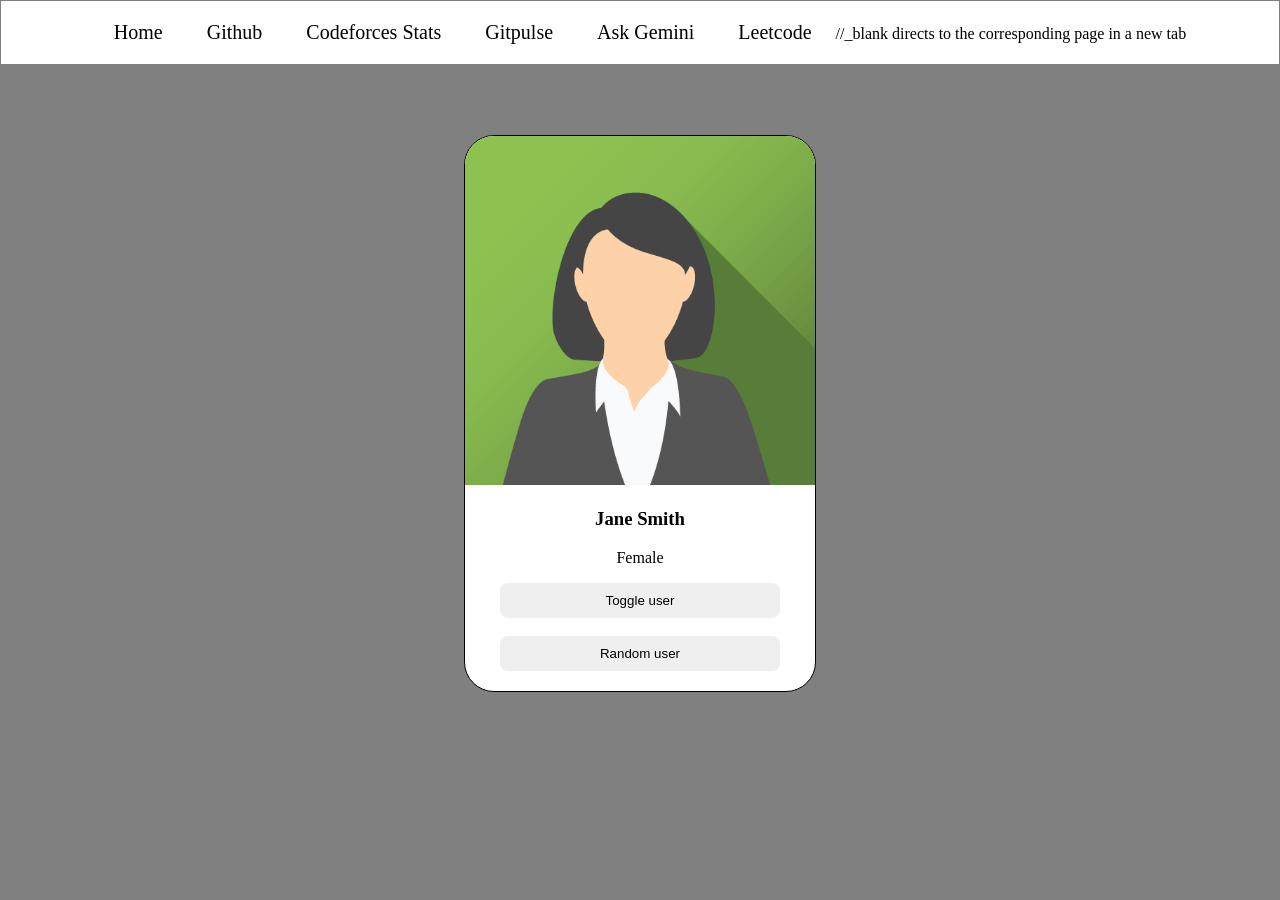
<file: src/main/resources/static/index.html>
<!DOCTYPE html>
<html lang="en">
<head>
    <meta charset="UTF-8">
    <meta name="viewport" content="width=device-width, initial-scale=1.0">
    <title>Auto Suggest</title>
    <link rel="stylesheet" href="index.css">
</head>
<body>
    <!-- <h1>Hello World!</h1> -->
     <div class="navbar">
        <a href="">Home</a>
        <a href="https://github.com/">Github</a>
        <a href="codeforces-stats.html" target="_blank">Codeforces Stats</a>
        <a href="gitpulse.html"target="_blank">Gitpulse</a>
        <a href="ask-gemini.html"target="_blank">Ask Gemini</a>
        <a href="leetcode-stats.html"target="_blank">Leetcode</a>
        //_blank directs to the corresponding page in a new tab
     </div>
     <div class="card">
    <img id="user-image" src="jane.png"alt="image not found">
    <h3 id="user-name">Jane Smith</h3>
    <p id="user-gender">Female</p>
    <button onclick="toggleUser()">Toggle user</button>
    <br>
    <br>
    <button onclick="randomUser()">Random user</button>
    </div>
    <script src="index.js"></script>
</body>
</html>
</file>
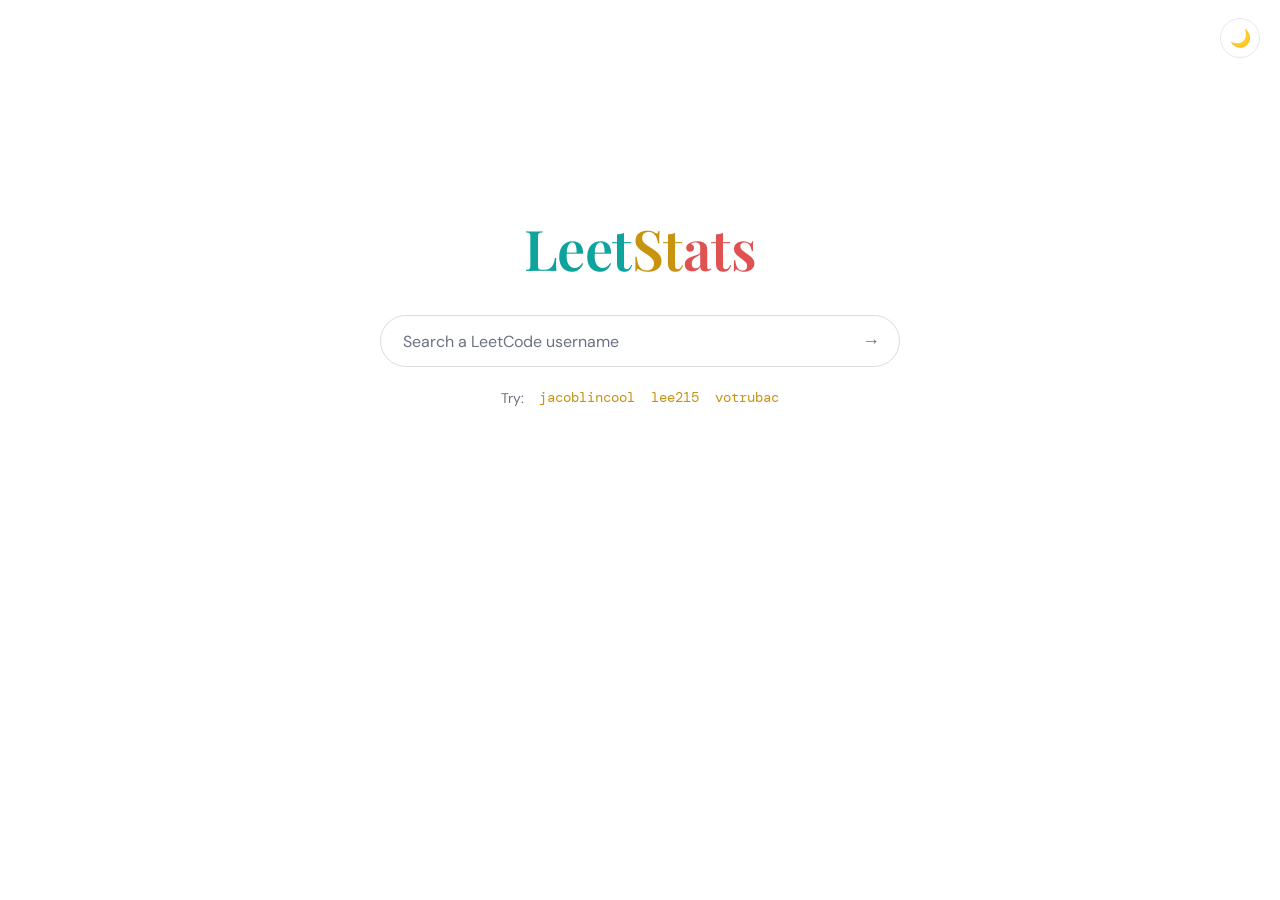
<file: src/main/resources/static/leetcode-stats.html>
<!DOCTYPE html>
<html lang="en" data-theme="light">
<head>
<meta charset="UTF-8">
<meta name="viewport" content="width=device-width, initial-scale=1.0">
<title>LeetStats</title>
<link rel="preconnect" href="https://fonts.googleapis.com">
<link rel="preconnect" href="https://fonts.gstatic.com" crossorigin>
<link href="https://fonts.googleapis.com/css2?family=Playfair+Display:wght@600&family=DM+Sans:wght@400;500;700&family=DM+Mono:wght@400;500&display=swap" rel="stylesheet">
<style>
  :root, [data-theme="light"] {
    --bg: #ffffff;
    --text: #1f2328;
    --muted: #6b7280;
    --line: #e5e7eb;
    --surface: #ffffff;
    --input-border: #dadce0;
    --input-shadow: rgba(32, 33, 36, 0.12);
    --track: #f0f1f3;
    --easy: #0fa39e;
    --medium: #c8930f;
    --hard: #e05252;
    --accent: #c8930f;
    --card-shadow: 0 1px 3px rgba(32, 33, 36, 0.08), 0 8px 28px rgba(32, 33, 36, 0.06);
  }
  [data-theme="dark"] {
    --bg: #0a0b0d;
    --text: #e9e7e2;
    --muted: #8b8f98;
    --line: rgba(255, 255, 255, 0.09);
    --surface: #121418;
    --input-border: rgba(255, 255, 255, 0.14);
    --input-shadow: rgba(0, 0, 0, 0.5);
    --track: rgba(255, 255, 255, 0.08);
    --easy: #3ddad7;
    --medium: #e3b341;
    --hard: #ff6b6b;
    --accent: #e3b341;
    --card-shadow: 0 20px 50px rgba(0, 0, 0, 0.45);
  }

  * { margin: 0; padding: 0; box-sizing: border-box; }

  html, body { height: 100%; }

  body {
    background: var(--bg);
    color: var(--text);
    font-family: "DM Sans", system-ui, sans-serif;
    display: flex;
    flex-direction: column;
    align-items: center;
    transition: background 0.25s, color 0.25s;
  }

  /* theme toggle, top right */
  .theme-toggle {
    position: fixed;
    top: 18px;
    right: 20px;
    width: 40px;
    height: 40px;
    border-radius: 50%;
    border: 1px solid var(--line);
    background: var(--surface);
    color: var(--text);
    font-size: 17px;
    cursor: pointer;
    display: flex;
    align-items: center;
    justify-content: center;
    transition: background 0.25s, border-color 0.25s, transform 0.15s;
    z-index: 10;
  }
  .theme-toggle:hover { transform: scale(1.06); }
  .theme-toggle:focus-visible { outline: 2px solid var(--accent); outline-offset: 2px; }

  main {
    width: 100%;
    max-width: 640px;
    padding: 0 24px 64px;
    display: flex;
    flex-direction: column;
    align-items: center;
    /* Google-style: sits a bit above vertical center when idle */
    margin-top: clamp(96px, 24vh, 210px);
    transition: margin-top 0.45s cubic-bezier(0.3, 0.8, 0.3, 1);
  }
  body.has-result main { margin-top: 72px; }

  .wordmark {
    font-family: "Playfair Display", serif;
    font-weight: 600;
    font-size: clamp(40px, 8vw, 56px);
    letter-spacing: -0.01em;
    margin-bottom: 30px;
    user-select: none;
  }
  .wordmark .l { color: var(--easy); }
  .wordmark .e { color: var(--medium); }
  .wordmark .t { color: var(--hard); }

  /* search */
  .search {
    width: 100%;
    max-width: 520px;
    display: flex;
    align-items: center;
    gap: 12px;
    background: var(--surface);
    border: 1px solid var(--input-border);
    border-radius: 999px;
    padding: 0 8px 0 22px;
    height: 52px;
    transition: box-shadow 0.2s, border-color 0.2s, background 0.25s;
  }
  .search:focus-within {
    box-shadow: 0 2px 10px var(--input-shadow);
    border-color: transparent;
  }
  [data-theme="dark"] .search:focus-within { border-color: var(--accent); box-shadow: none; }

  .search input {
    flex: 1;
    min-width: 0;
    border: none;
    outline: none;
    background: transparent;
    color: var(--text);
    font-family: "DM Mono", monospace;
    font-size: 16px;
  }
  .search input::placeholder { color: var(--muted); font-family: "DM Sans", sans-serif; }

  .search button {
    border: none;
    background: transparent;
    color: var(--muted);
    font-size: 18px;
    width: 40px;
    height: 40px;
    border-radius: 50%;
    cursor: pointer;
    display: flex;
    align-items: center;
    justify-content: center;
    transition: color 0.15s, background 0.15s;
  }
  .search button:hover { color: var(--accent); background: var(--track); }
  .search button:focus-visible { outline: 2px solid var(--accent); outline-offset: 1px; }
  .search button:disabled { opacity: 0.45; cursor: wait; }

  .try {
    margin-top: 20px;
    font-size: 14px;
    color: var(--muted);
    display: flex;
    gap: 14px;
    align-items: center;
    flex-wrap: wrap;
    justify-content: center;
  }
  .try button {
    background: none;
    border: none;
    padding: 2px 1px;
    color: var(--accent);
    font-family: "DM Mono", monospace;
    font-size: 13.5px;
    cursor: pointer;
    border-bottom: 1px dashed transparent;
    transition: border-color 0.15s;
  }
  .try button:hover { border-bottom-color: var(--accent); }
  .try button:focus-visible { outline: 2px solid var(--accent); outline-offset: 2px; }

  /* states */
  .loader {
    margin-top: 52px;
    width: 34px; height: 34px;
    border: 3px solid var(--track);
    border-top-color: var(--accent);
    border-radius: 50%;
    animation: spin 0.8s linear infinite;
  }
  @keyframes spin { to { transform: rotate(360deg); } }

  .error {
    margin-top: 44px;
    text-align: center;
    color: var(--muted);
    font-size: 14.5px;
    line-height: 1.6;
    max-width: 420px;
  }
  .error b { color: var(--hard); font-weight: 700; display: block; margin-bottom: 4px; }

  /* card */
  .card {
    width: 100%;
    margin-top: 44px;
    background: var(--surface);
    border: 1px solid var(--line);
    border-radius: 18px;
    padding: 30px 34px;
    box-shadow: var(--card-shadow);
    animation: rise 0.45s cubic-bezier(0.2, 0.7, 0.3, 1) both;
    transition: background 0.25s, border-color 0.25s;
  }
  @keyframes rise {
    from { opacity: 0; transform: translateY(14px); }
    to   { opacity: 1; transform: translateY(0); }
  }

  .card-head {
    display: flex;
    justify-content: space-between;
    align-items: baseline;
    gap: 10px;
    flex-wrap: wrap;
    margin-bottom: 26px;
  }
  .card-head a {
    font-family: "Playfair Display", serif;
    font-size: 23px;
    font-weight: 600;
    color: var(--text);
    text-decoration: none;
  }
  .card-head a:hover { color: var(--accent); }
  .card-head .rank {
    font-family: "DM Mono", monospace;
    font-size: 13px;
    color: var(--muted);
  }
  .card-head .rank b { color: var(--accent); font-weight: 500; }

  .card-body {
    display: grid;
    grid-template-columns: 168px 1fr;
    gap: 34px;
    align-items: center;
  }

  .ring-wrap { position: relative; width: 168px; height: 168px; margin: 0 auto; }
  .ring-wrap svg { transform: rotate(-90deg); display: block; }
  .ring-track { fill: none; stroke: var(--track); stroke-width: 9; }
  .ring-fill {
    fill: none;
    stroke: var(--accent);
    stroke-width: 9;
    stroke-linecap: round;
    transition: stroke-dashoffset 1.1s cubic-bezier(0.3, 0.8, 0.3, 1), stroke 0.25s;
  }
  .ring-center {
    position: absolute; inset: 0;
    display: flex; flex-direction: column;
    align-items: center; justify-content: center;
  }
  .ring-center .big {
    font-family: "DM Mono", monospace;
    font-size: 36px;
    line-height: 1;
  }
  .ring-center .small {
    color: var(--muted);
    font-size: 11.5px;
    margin-top: 6px;
    letter-spacing: 0.06em;
    text-transform: uppercase;
  }

  .bars { display: flex; flex-direction: column; gap: 18px; }
  .bar-top {
    display: flex;
    justify-content: space-between;
    align-items: baseline;
    margin-bottom: 7px;
  }
  .bar-top .label {
    font-size: 12.5px;
    font-weight: 700;
    letter-spacing: 0.09em;
    text-transform: uppercase;
  }
  .bar-top .nums {
    font-family: "DM Mono", monospace;
    font-size: 13px;
    color: var(--muted);
  }
  .bar-top .nums b { color: var(--text); font-weight: 500; }
  .bar-track { height: 7px; border-radius: 99px; background: var(--track); overflow: hidden; }
  .bar-fill { height: 100%; width: 0; border-radius: 99px; transition: width 1.1s cubic-bezier(0.3, 0.8, 0.3, 1); }
  .easy   .label { color: var(--easy); }   .easy   .bar-fill { background: var(--easy); }
  .medium .label { color: var(--medium); } .medium .bar-fill { background: var(--medium); }
  .hard   .label { color: var(--hard); }   .hard   .bar-fill { background: var(--hard); }

  .hidden { display: none !important; }

  @media (max-width: 540px) {
    .card { padding: 24px 20px; }
    .card-body { grid-template-columns: 1fr; gap: 26px; }
  }

  @media (prefers-reduced-motion: reduce) {
    * { animation: none !important; transition: none !important; }
  }
</style>
</head>
<body>
  <button class="theme-toggle" id="theme-toggle" aria-label="Switch theme" title="Switch theme">🌙</button>

  <main>
    <h1 class="wordmark"><span class="l">Leet</span><span class="e">St</span><span class="t">ats</span></h1>

    <div class="search">
      <input id="username" type="text" placeholder="Search a LeetCode username" autocomplete="off" spellcheck="false" aria-label="LeetCode username">
      <button id="go" aria-label="Fetch stats" title="Fetch stats">→</button>
    </div>

    <div class="try">
      <span>Try:</span>
      <button data-u="jacoblincool">jacoblincool</button>
      <button data-u="lee215">lee215</button>
      <button data-u="votrubac">votrubac</button>
    </div>

    <div id="loading" class="loader hidden" role="status" aria-label="Loading"></div>

    <div id="error" class="error hidden" role="alert">
      <b>Couldn't fetch that profile</b>
      <span id="error-msg"></span>
    </div>

    <section id="card" class="card hidden" aria-live="polite">
      <div class="card-head">
        <a id="profile-link" href="#" target="_blank" rel="noopener"></a>
        <span class="rank">Rank <b id="ranking">—</b></span>
      </div>
      <div class="card-body">
        <div class="ring-wrap">
          <svg width="168" height="168" viewBox="0 0 168 168" aria-hidden="true">
            <circle class="ring-track" cx="84" cy="84" r="74"></circle>
            <circle class="ring-fill" id="ring" cx="84" cy="84" r="74"></circle>
          </svg>
          <div class="ring-center">
            <div class="big" id="total-solved">0</div>
            <div class="small" id="total-label">solved</div>
          </div>
        </div>
        <div class="bars">
          <div class="bar-row easy">
            <div class="bar-top"><span class="label">Easy</span>
              <span class="nums"><b id="easy-solved">0</b> / <span id="easy-total">0</span></span></div>
            <div class="bar-track"><div class="bar-fill" id="easy-bar"></div></div>
          </div>
          <div class="bar-row medium">
            <div class="bar-top"><span class="label">Medium</span>
              <span class="nums"><b id="medium-solved">0</b> / <span id="medium-total">0</span></span></div>
            <div class="bar-track"><div class="bar-fill" id="medium-bar"></div></div>
          </div>
          <div class="bar-row hard">
            <div class="bar-top"><span class="label">Hard</span>
              <span class="nums"><b id="hard-solved">0</b> / <span id="hard-total">0</span></span></div>
            <div class="bar-track"><div class="bar-fill" id="hard-bar"></div></div>
          </div>
        </div>
      </div>
    </section>
  </main>

<script>
(function () {
  "use strict";

  /* ---------- theme ---------- */
  var root = document.documentElement;
  var toggle = document.getElementById("theme-toggle");
  var prefersDark = window.matchMedia("(prefers-color-scheme: dark)").matches;
  setTheme(prefersDark ? "dark" : "light");

  function setTheme(t) {
    root.setAttribute("data-theme", t);
    toggle.textContent = t === "dark" ? "☀️" : "🌙";
  }
  toggle.addEventListener("click", function () {
    setTheme(root.getAttribute("data-theme") === "dark" ? "light" : "dark");
  });

  /* ---------- elements ---------- */
  var input = document.getElementById("username");
  var goBtn = document.getElementById("go");
  var loadingEl = document.getElementById("loading");
  var errorEl = document.getElementById("error");
  var errorMsg = document.getElementById("error-msg");
  var cardEl = document.getElementById("card");

  var RING_R = 74;
  var RING_C = 2 * Math.PI * RING_R;
  var ring = document.getElementById("ring");
  ring.setAttribute("stroke-dasharray", RING_C);
  ring.setAttribute("stroke-dashoffset", RING_C);

  /* ---------- data sources (tried in order) ---------- */
  var SOURCES = [
    {
      url: function (u) { return "https://leetcode-api-faisalshohag.vercel.app/" + encodeURIComponent(u); },
      parse: function (d) {
        if (!d || d.errors || d.totalSolved === undefined) return null;
        return pick(d);
      }
    },
    {
      url: function (u) { return "https://alfa-leetcode-api.onrender.com/userProfile/" + encodeURIComponent(u); },
      parse: function (d) {
        if (!d || d.errors || d.totalSolved === undefined) return null;
        return pick(d);
      }
    },
    {
      url: function (u) { return "https://leetcode-stats-api.herokuapp.com/" + encodeURIComponent(u); },
      parse: function (d) {
        if (!d || d.status !== "success") return null;
        return pick(d);
      }
    }
  ];

  function pick(d) {
    return {
      totalSolved: d.totalSolved, totalQuestions: d.totalQuestions,
      easySolved: d.easySolved, totalEasy: d.totalEasy,
      mediumSolved: d.mediumSolved, totalMedium: d.totalMedium,
      hardSolved: d.hardSolved, totalHard: d.totalHard,
      ranking: d.ranking
    };
  }

  function fetchWithTimeout(url, ms) {
    var ctrl = new AbortController();
    var t = setTimeout(function () { ctrl.abort(); }, ms);
    return fetch(url, { signal: ctrl.signal })
      .then(function (r) { return r.json(); })
      .finally(function () { clearTimeout(t); });
  }

  function fetchStats(username) {
    var i = 0;
    function tryNext() {
      if (i >= SOURCES.length) return Promise.reject(new Error("all sources failed"));
      var src = SOURCES[i++];
      return fetchWithTimeout(src.url(username), 12000)
        .then(function (json) {
          var parsed = src.parse(json);
          return parsed || tryNext();
        })
        .catch(function () { return tryNext(); });
    }
    return tryNext();
  }

  /* ---------- rendering ---------- */
  function fmt(n) {
    if (n === null || n === undefined || isNaN(n)) return "—";
    return Number(n).toLocaleString("en-US");
  }

  function countUp(el, target, ms) {
    var reduce = window.matchMedia("(prefers-reduced-motion: reduce)").matches;
    if (reduce || !target) { el.textContent = fmt(target || 0); return; }
    var start = performance.now();
    (function step(now) {
      var p = Math.min(((now || performance.now()) - start) / ms, 1);
      var eased = 1 - Math.pow(1 - p, 3);
      el.textContent = fmt(Math.round(target * eased));
      if (p < 1) requestAnimationFrame(step);
    })();
  }

  function setBar(id, solved, total) {
    var pct = total > 0 ? (solved / total) * 100 : 0;
    document.getElementById(id).style.width = Math.max(pct, solved > 0 ? 2 : 0) + "%";
  }

  function render(username, s) {
    var link = document.getElementById("profile-link");
    link.textContent = username;
    link.href = "https://leetcode.com/u/" + encodeURIComponent(username) + "/";

    document.getElementById("ranking").textContent = "#" + fmt(s.ranking);
    document.getElementById("total-label").textContent = "of " + fmt(s.totalQuestions);
    document.getElementById("easy-solved").textContent = fmt(s.easySolved);
    document.getElementById("easy-total").textContent = fmt(s.totalEasy);
    document.getElementById("medium-solved").textContent = fmt(s.mediumSolved);
    document.getElementById("medium-total").textContent = fmt(s.totalMedium);
    document.getElementById("hard-solved").textContent = fmt(s.hardSolved);
    document.getElementById("hard-total").textContent = fmt(s.totalHard);

    document.body.classList.add("has-result");
    cardEl.classList.remove("hidden");

    requestAnimationFrame(function () {
      requestAnimationFrame(function () {
        countUp(document.getElementById("total-solved"), s.totalSolved, 1100);
        var pct = s.totalQuestions > 0 ? s.totalSolved / s.totalQuestions : 0;
        ring.setAttribute("stroke-dashoffset", RING_C * (1 - pct));
        setBar("easy-bar", s.easySolved, s.totalEasy);
        setBar("medium-bar", s.mediumSolved, s.totalMedium);
        setBar("hard-bar", s.hardSolved, s.totalHard);
      });
    });
  }

  function resetCard() {
    ring.setAttribute("stroke-dashoffset", RING_C);
    ["easy-bar", "medium-bar", "hard-bar"].forEach(function (id) {
      document.getElementById(id).style.width = "0";
    });
    document.getElementById("total-solved").textContent = "0";
  }

  /* ---------- flow ---------- */
  var busy = false;

  function lookup(username) {
    username = (username || "").trim();
    if (!username || busy) return;
    busy = true;

    input.value = username;
    goBtn.disabled = true;
    errorEl.classList.add("hidden");
    cardEl.classList.add("hidden");
    resetCard();
    loadingEl.classList.remove("hidden");

    fetchStats(username)
      .then(function (stats) {
        loadingEl.classList.add("hidden");
        render(username, stats);
      })
      .catch(function () {
        loadingEl.classList.add("hidden");
        errorMsg.textContent = 'No stats found for "' + username +
          '". Check the spelling, or the public stats APIs may be briefly busy — try again in a moment.';
        errorEl.classList.remove("hidden");
      })
      .finally(function () {
        goBtn.disabled = false;
        busy = false;
      });
  }

  goBtn.addEventListener("click", function () { lookup(input.value); });
  input.addEventListener("keydown", function (e) { if (e.key === "Enter") lookup(input.value); });
  document.querySelectorAll(".try button").forEach(function (b) {
    b.addEventListener("click", function () { lookup(b.dataset.u); });
  });
})();
</script>
</body>
</html>
</file>
<file: src/main/resources/static/index.css>
body{
    margin: 0px;
    background-color: grey;
}

h1 {
    color: red;
}

.navbar{
    border-style: solid;
    border-width: 1px;
    border-color: gray;
    padding: 20px;
    text-align: center;
    background-color: white;
}

.navbar a{
    padding: 20px;
    text-decoration: none;
    color: black;
    font-size: 20px;
}

.navbar a:hover{
    color:blue;
    background-color: aqua;
}

.card{
    border: 1px solid black;
    width: 350px;
    border-radius: 30px;
    text-align: center;
    margin-top: 70px;
    overflow: hidden;
    /* margin-left: 40%; */
    margin-left: auto;
    margin-right: auto;
    padding-bottom: 20px;
    background-color: white;
}

.card img{
    /* width: 300px; */
    width: 100%;
}

.card button{
    border-style: none;
    padding: 10px;
    width: 80%;
    border-radius: 8px;
}
</file>
